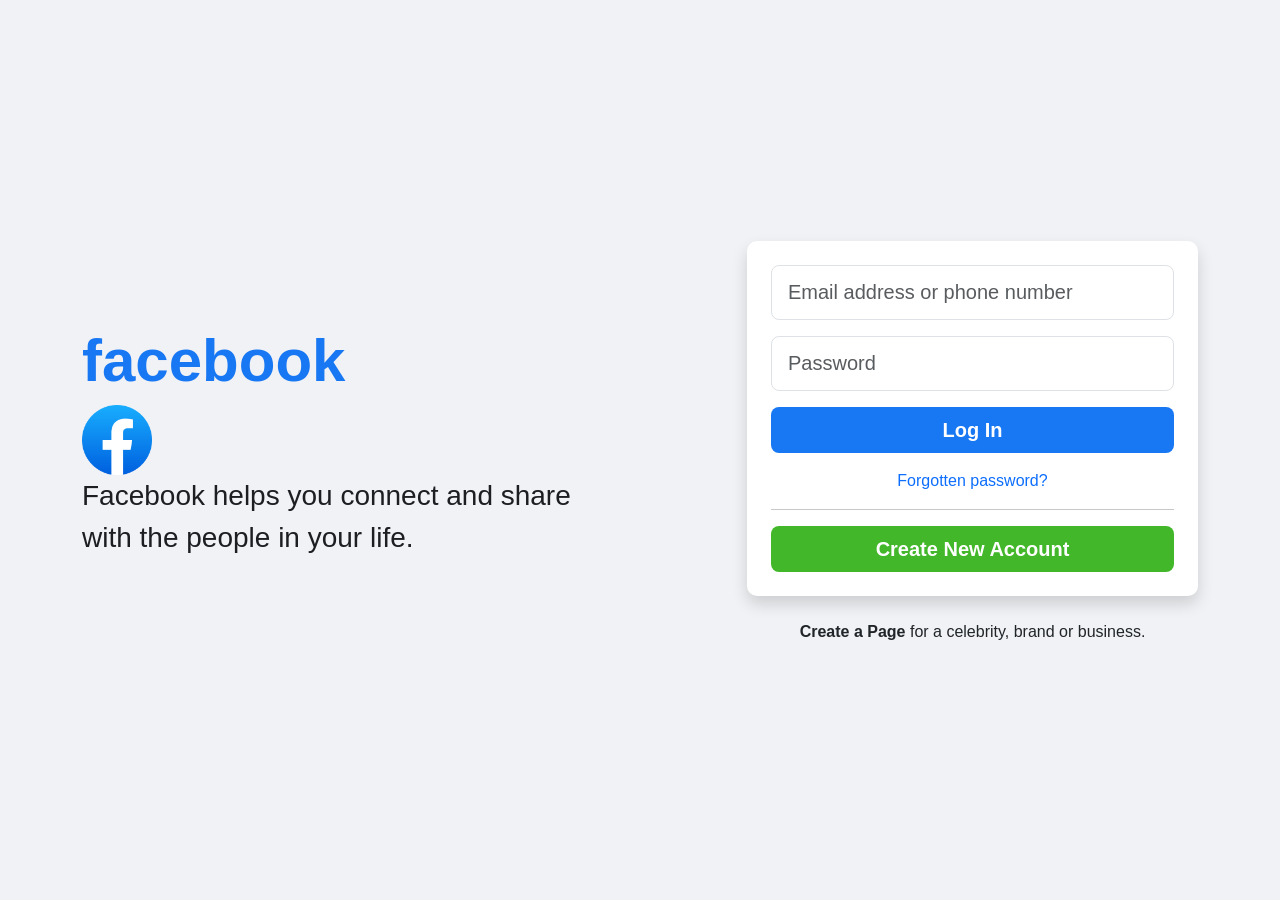
<file: index.html>
<!DOCTYPE html>
<html lang="en">
<head>
    <meta charset="UTF-8">
    <meta name="viewport" content="width=device-width, initial-scale=1.0">
    <title>Facebook Login</title>
    <link href="https://cdn.jsdelivr.net/npm/bootstrap@5.3.3/dist/css/bootstrap.min.css" rel="stylesheet">
    <link rel="stylesheet" href="task.11.css"
</head>
<body>

<div class="container">
    <div class="row vh-100 align-items-center">

        <div class="col-lg-6 text-center text-lg-start mb-5 mb-lg-0">
            <h1 class="logo">facebook</h1>
			<img src="facebook.jpg" alt="facebook icon" width="70">
            <p class="tagline">
                Facebook helps you connect and share with the people in your life.
            </p>
        </div>
        <div class="col-lg-5 offset-lg-1">

            <div class="card shadow border-0 p-4">

                <form>

                    <div class="mb-3">
                        <input type="text" class="form-control form-control-lg"
                        placeholder="Email address or phone number">
                    </div>

                    <div class="mb-3">
                        <input type="password" class="form-control form-control-lg"
                        placeholder="Password">
                    </div>

                    <div class="d-grid">
                        <button type="submit" class="btn btn-primary btn-lg">
                            Log In
                        </button>
                    </div>

                    <div class="text-center mt-3">
                        <a href="#">Forgotten password?</a>
                    </div>

                    <hr>

                    <div class="d-grid">
                        <button type="button" class="btn btn-success btn-lg">
                            Create New Account
                        </button>
                    </div>

                </form>

            </div>

            <p class="text-center mt-4">
                <strong>Create a Page</strong> for a celebrity, brand or business.
            </p>

        </div>

    </div>
</div>

</body>
</html>
</file>
<file: task.11.css>
body{
    margin:0;
    padding:0;
    background:#f0f2f5;
    font-family:Arial, Helvetica, sans-serif;
}

.logo{
    color:#1877f2;
    font-size:60px;
    font-weight:bold;
}

.tagline{
    font-size:28px;
    color:#1c1e21;
    width:500px;
    max-width:100%;
}

.card{
    border-radius:10px;
}

.form-control{
    height:55px;
}

.btn-primary{
    background:#1877f2;
    border:none;
    font-weight:bold;
}

.btn-success{
    background:#42b72a;
    border:none;
    font-weight:bold;
}

a{
    text-decoration:none;
}

a:hover{
    text-decoration:underline;
}

@media(max-width:768px){

.logo{
    font-size:48px;
    text-align:center;
}

.tagline{
    text-align:center;
    font-size:22px;
}

}
</file>
